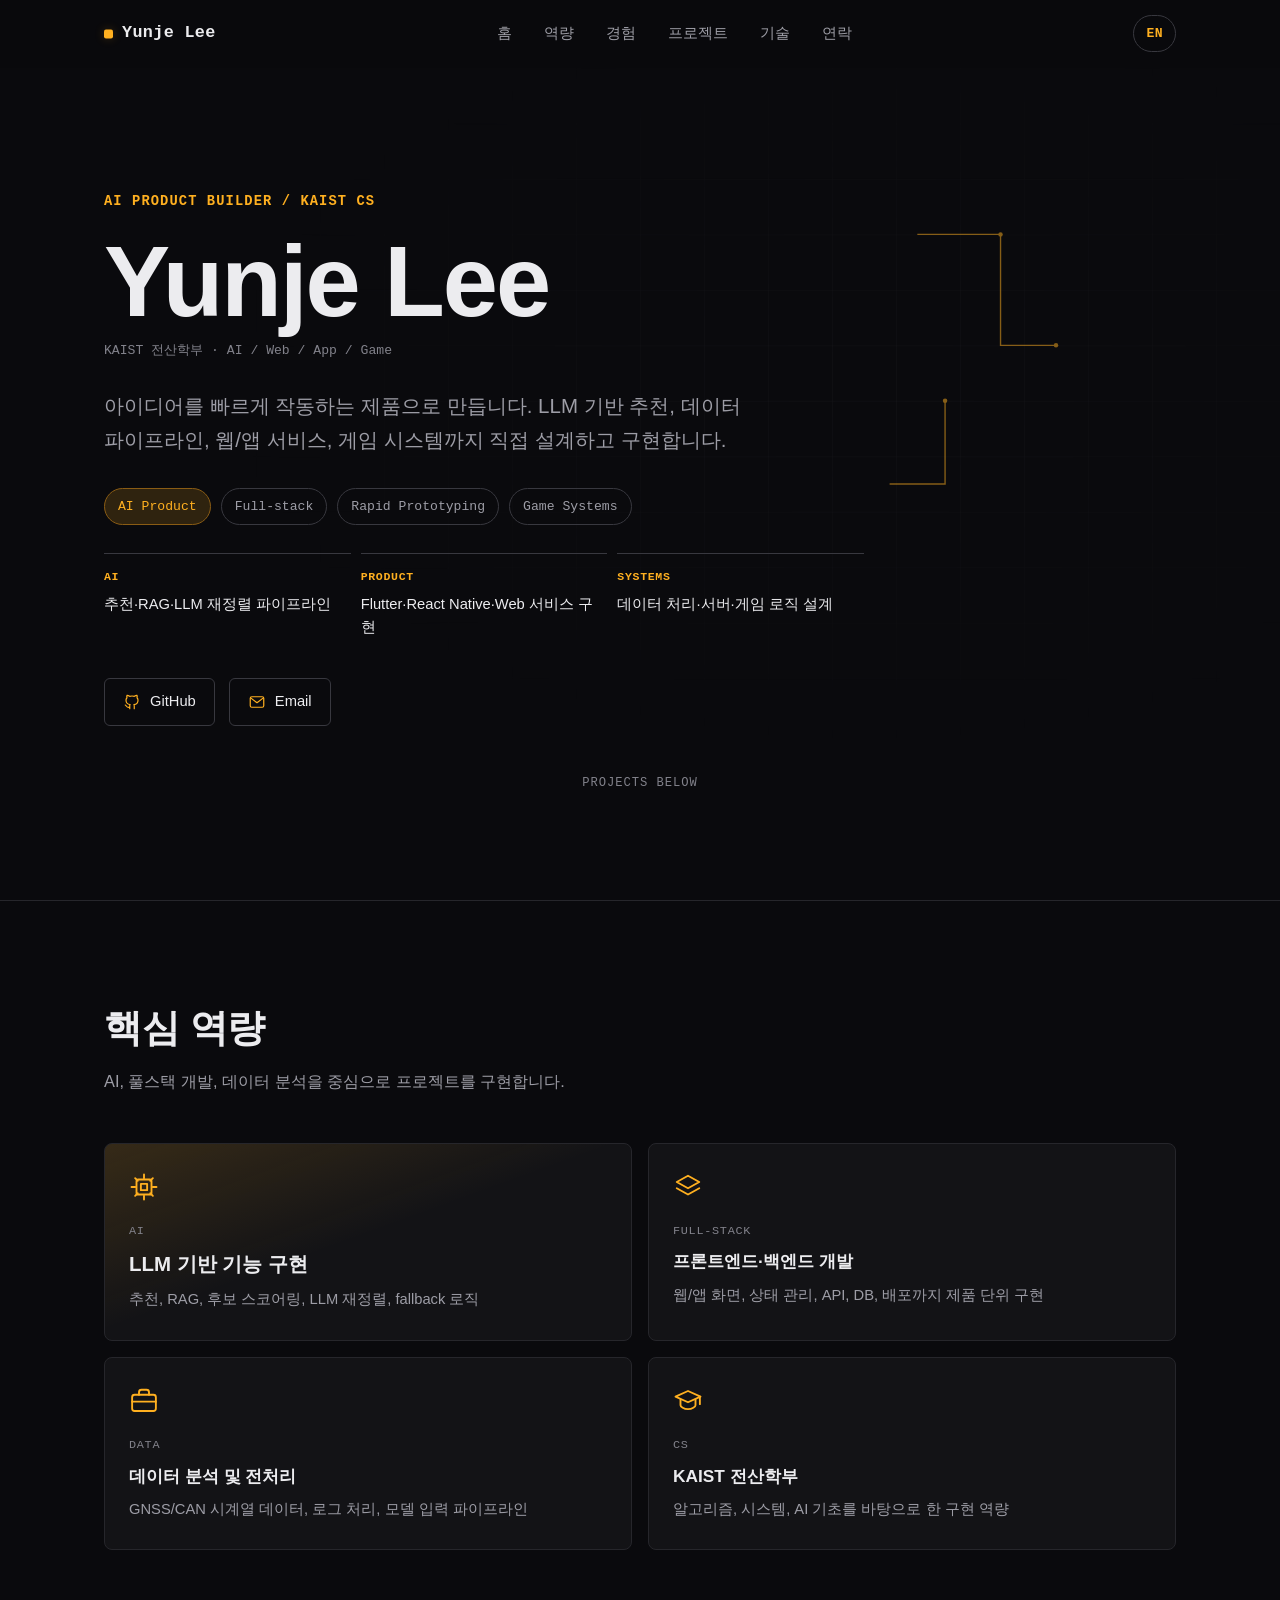
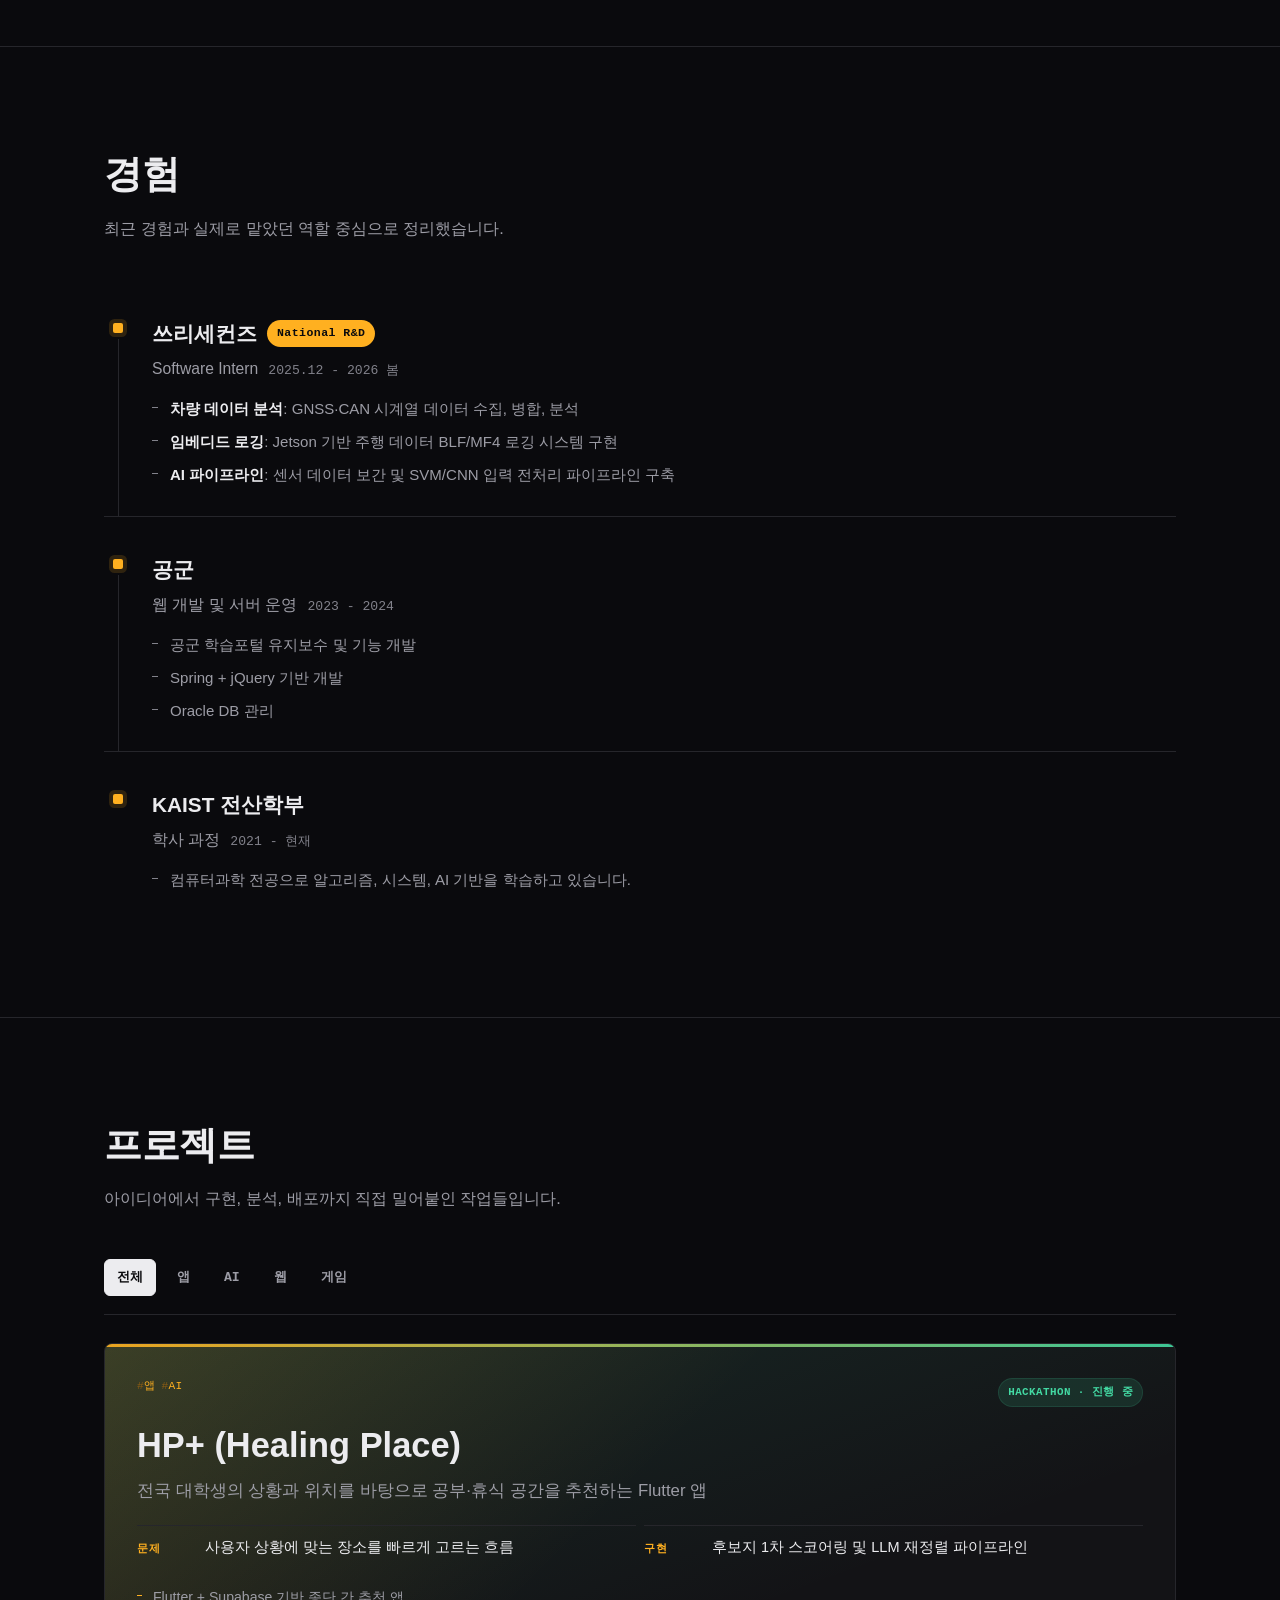
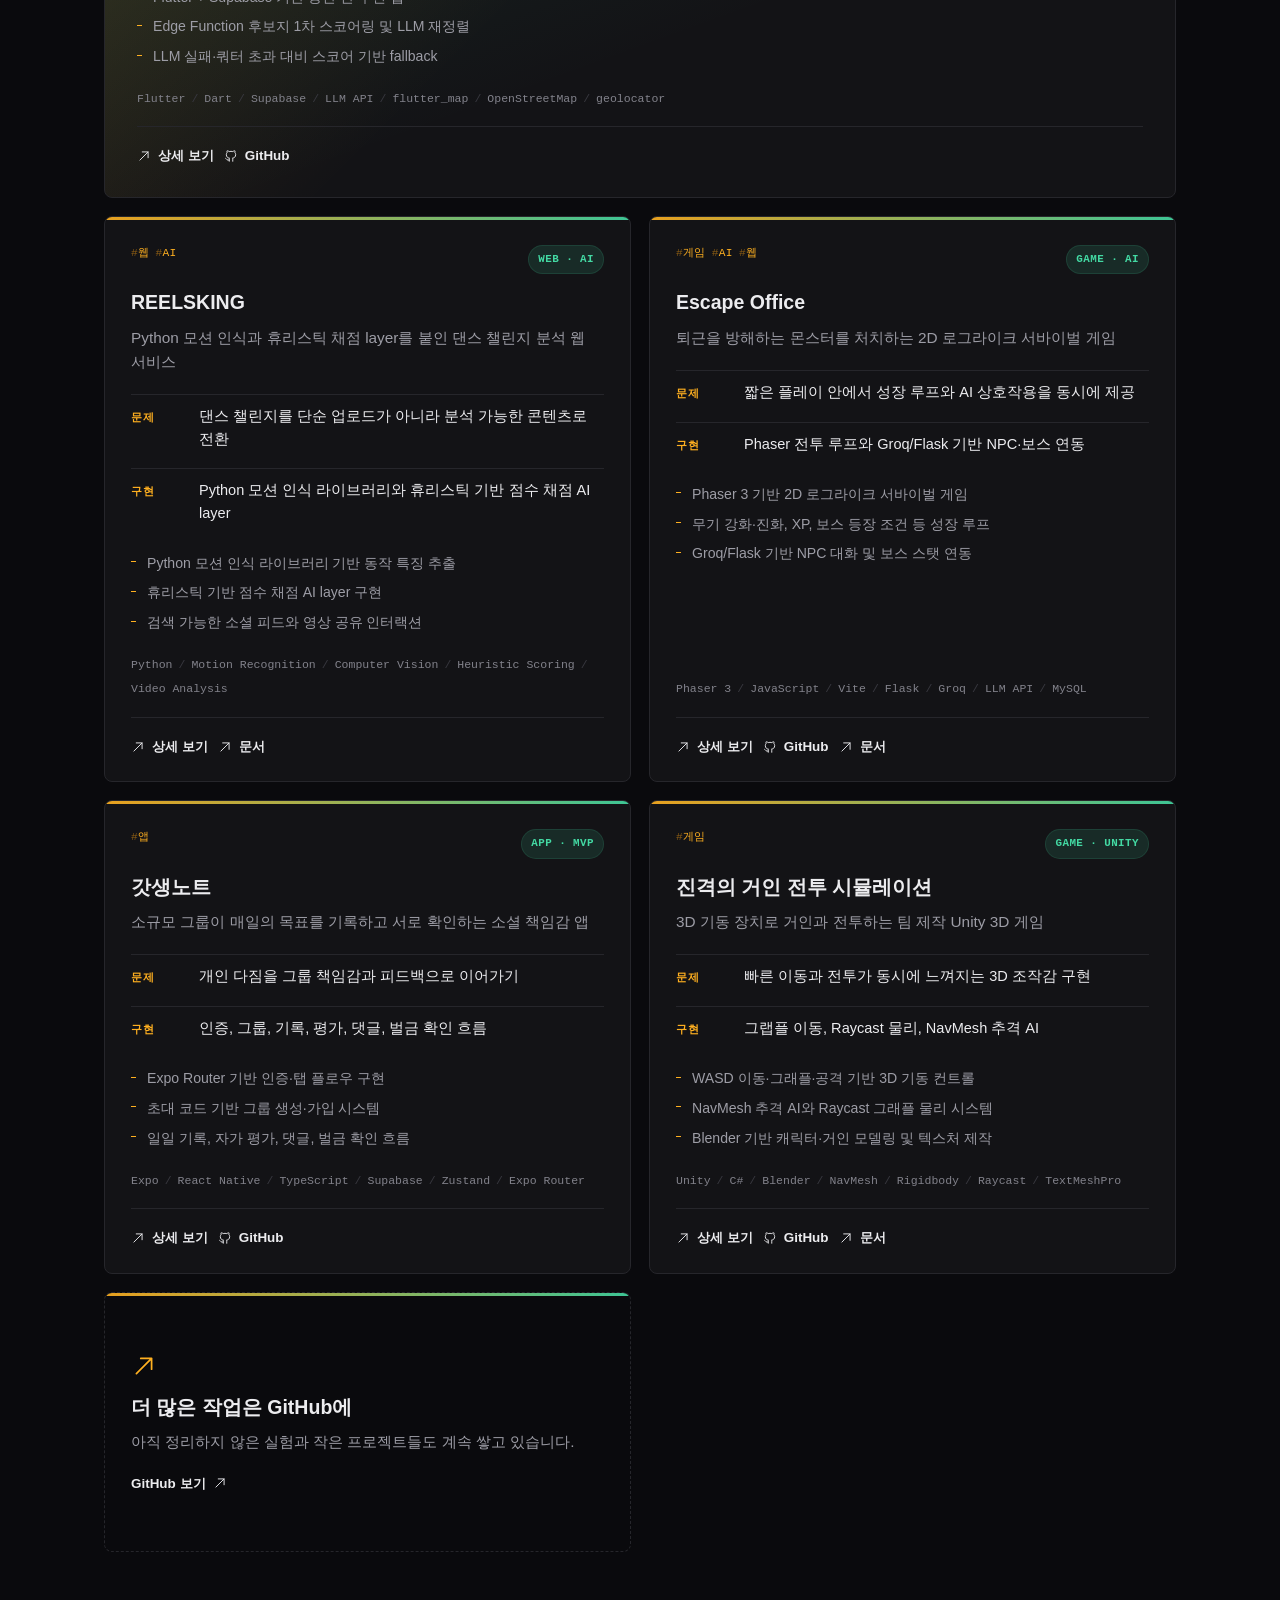
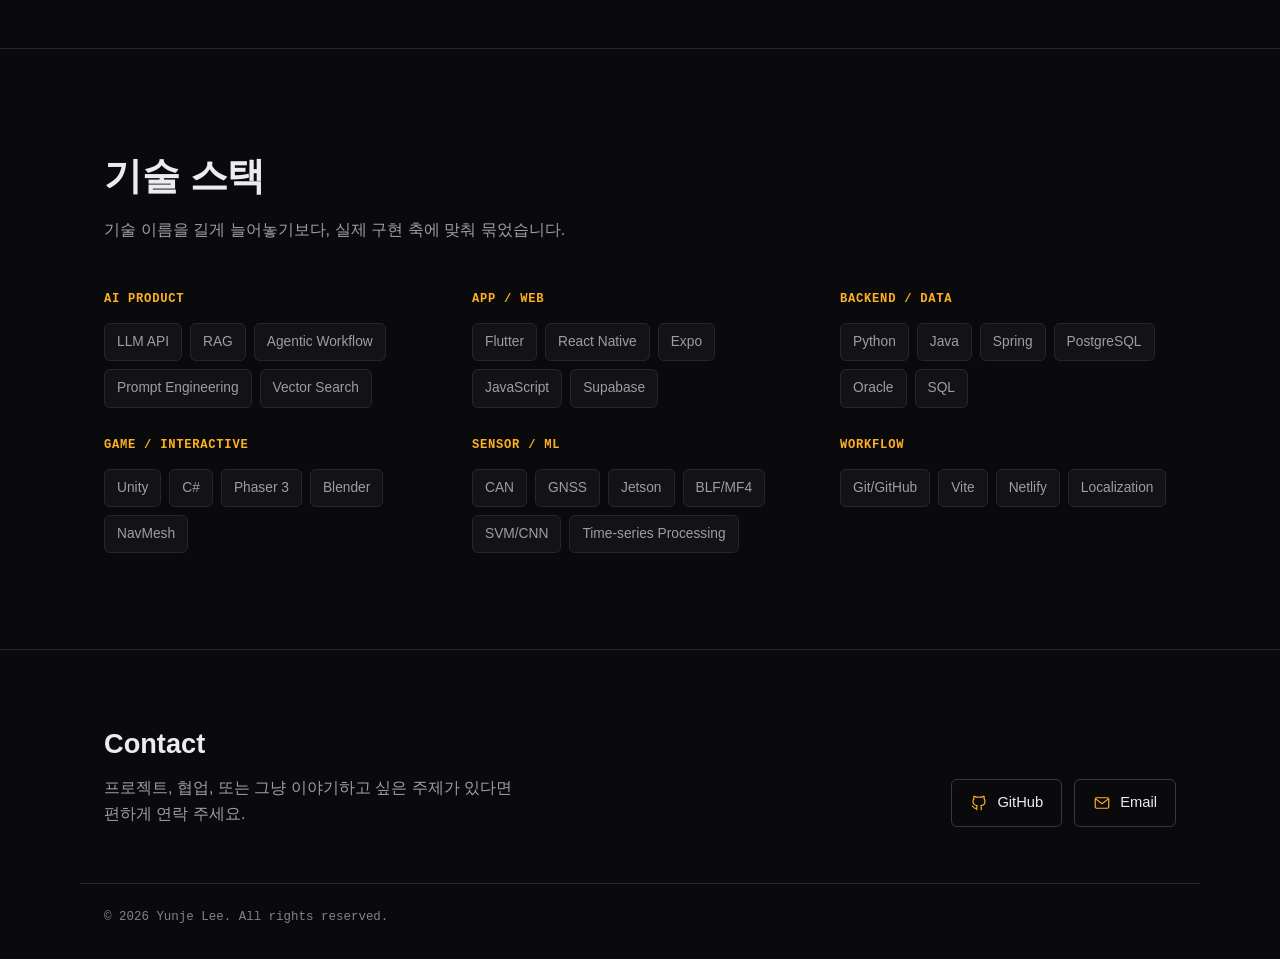
<file: index.html>
<!doctype html>
<html lang="ko">
<head>
  <meta charset="UTF-8" />
  <meta name="viewport" content="width=device-width, initial-scale=1" />
  <title>Yunje Lee</title>
  <meta name="description" content="Yunje Lee portfolio" />
  <meta name="color-scheme" content="dark" />
  <link
    rel="icon"
    href="data:image/svg+xml,%3Csvg xmlns='http://www.w3.org/2000/svg' viewBox='0 0 100 100'%3E%3Crect width='100' height='100' rx='20' fill='%230a0a0d'/%3E%3Ctext x='50' y='64' font-family='monospace' font-weight='bold' font-size='42' fill='%23ffb020' text-anchor='middle'%3E%3E_%3C/text%3E%3C/svg%3E"
  />
  <link rel="stylesheet" href="css/style.css?v=20260708-name1" />
</head>
<body>
  <a class="skip-link" href="#main" data-skip-link>Skip to content</a>

  <!-- ===================== Header / Nav ===================== -->
  <header class="site-header">
    <div class="nav-inner">
      <a class="brand" href="#home" data-brand>Yunje Lee</a>

      <nav class="nav-desktop" aria-label="Primary">
        <ul data-nav-links></ul>
      </nav>

      <div class="nav-actions">
        <button type="button" class="lang-toggle" data-lang-toggle></button>
        <button
          type="button"
          class="menu-toggle"
          data-menu-toggle
          aria-expanded="false"
          aria-controls="mobile-nav"
        ></button>
      </div>
    </div>

    <!-- Mobile nav drawer -->
    <div class="nav-overlay" data-nav-overlay hidden></div>
    <nav id="mobile-nav" class="nav-mobile" aria-label="Mobile">
      <ul data-nav-links-mobile></ul>
      <button type="button" class="lang-toggle-mobile" data-lang-toggle-mobile></button>
    </nav>
  </header>

  <main id="main">
    <!-- ===================== Hero ===================== -->
    <section id="home" class="hero">
      <div class="hero-bg" aria-hidden="true">
        <svg class="hero-grid" viewBox="0 0 800 600" preserveAspectRatio="none">
          <defs>
            <pattern id="grid" width="40" height="40" patternUnits="userSpaceOnUse">
              <path d="M 40 0 L 0 0 0 40" fill="none" stroke="currentColor" stroke-width="0.5"/>
            </pattern>
          </defs>
          <rect width="800" height="600" fill="url(#grid)"/>
        </svg>
        <svg class="hero-glyphs" viewBox="0 0 800 600" aria-hidden="true">
          <circle cx="660" cy="120" r="1.6" fill="currentColor"/>
          <circle cx="700" cy="200" r="1.6" fill="currentColor"/>
          <circle cx="620" cy="240" r="1.6" fill="currentColor"/>
          <path d="M600 120 L660 120 L660 200 L700 200" fill="none" stroke="currentColor" stroke-width="1"/>
          <path d="M580 300 L620 300 L620 240" fill="none" stroke="currentColor" stroke-width="1"/>
        </svg>
      </div>

      <div class="hero-inner">
        <div class="hero-copy">
          <p class="eyebrow mono" data-hero-eyebrow></p>
          <h1 class="hero-name" data-hero-name>Yunje Lee</h1>
          <p class="hero-name-note mono" data-hero-name-note></p>
          <p class="hero-tagline" data-hero-tagline></p>

          <ul class="badge-row" data-hero-badges></ul>
          <div class="hero-proof-grid" data-hero-proofs></div>

          <div class="hero-contact">
            <a class="contact-link" data-hero-github href="https://github.com/P4HB" target="_blank" rel="noopener noreferrer">
              <span class="contact-icon" data-icon-slot></span>
              <span data-label-slot></span>
            </a>
            <a class="contact-link" data-hero-email href="mailto:naldadev@gmail.com">
              <span class="contact-icon" data-icon-slot></span>
              <span data-label-slot></span>
            </a>
          </div>
        </div>
      </div>

      <p class="scroll-hint mono" data-hero-scroll-hint></p>
    </section>

    <!-- ===================== Highlights ===================== -->
    <section id="highlights" class="section highlights">
      <div class="section-inner">
        <header class="section-head reveal">
          <h2 class="section-title" data-highlights-title></h2>
          <p class="section-subtitle" data-highlights-subtitle></p>
        </header>
        <div class="highlights-grid" data-highlights-grid></div>
      </div>
    </section>

    <!-- ===================== Experience ===================== -->
    <section id="experience" class="section experience">
      <div class="section-inner">
        <header class="section-head reveal">
          <h2 class="section-title" data-experience-title></h2>
          <p class="section-subtitle" data-experience-subtitle></p>
        </header>
        <div class="timeline" data-experience-timeline></div>
      </div>
    </section>

    <!-- ===================== Projects ===================== -->
    <section id="projects" class="section projects">
      <div class="section-inner">
        <header class="section-head reveal">
          <h2 class="section-title" data-projects-title></h2>
          <p class="section-subtitle" data-projects-subtitle></p>
        </header>
        <div class="project-filters mono" data-project-filters role="group" aria-label="Filter projects by tag"></div>
        <div class="projects-grid" data-projects-grid></div>
      </div>
    </section>

    <!-- ===================== Skills ===================== -->
    <section id="skills" class="section skills">
      <div class="section-inner">
        <header class="section-head reveal">
          <h2 class="section-title" data-skills-title></h2>
          <p class="section-subtitle" data-skills-subtitle></p>
        </header>
        <div class="skills-grid" data-skills-grid></div>
      </div>
    </section>
  </main>

  <!-- ===================== Footer / Contact ===================== -->
  <footer id="contact" class="site-footer">
    <div class="footer-inner">
      <div class="footer-main">
        <h2 class="footer-title" data-footer-title></h2>
        <p class="footer-body" data-footer-body></p>
      </div>
      <div class="footer-links">
        <a class="contact-link" data-footer-github href="https://github.com/P4HB" target="_blank" rel="noopener noreferrer">
          <span class="contact-icon" data-icon-slot></span>
          <span data-label-slot></span>
        </a>
        <a class="contact-link" data-footer-email href="mailto:naldadev@gmail.com">
          <span class="contact-icon" data-icon-slot></span>
          <span data-label-slot></span>
        </a>
      </div>
    </div>
    <p class="footer-copyright mono" data-footer-copyright></p>
  </footer>

  <script src="js/i18n.js?v=20260708-name1"></script>
  <script src="js/projects.js?v=20260708-name1"></script>
  <script src="js/main.js?v=20260708-name1"></script>
</body>
</html>
</file>
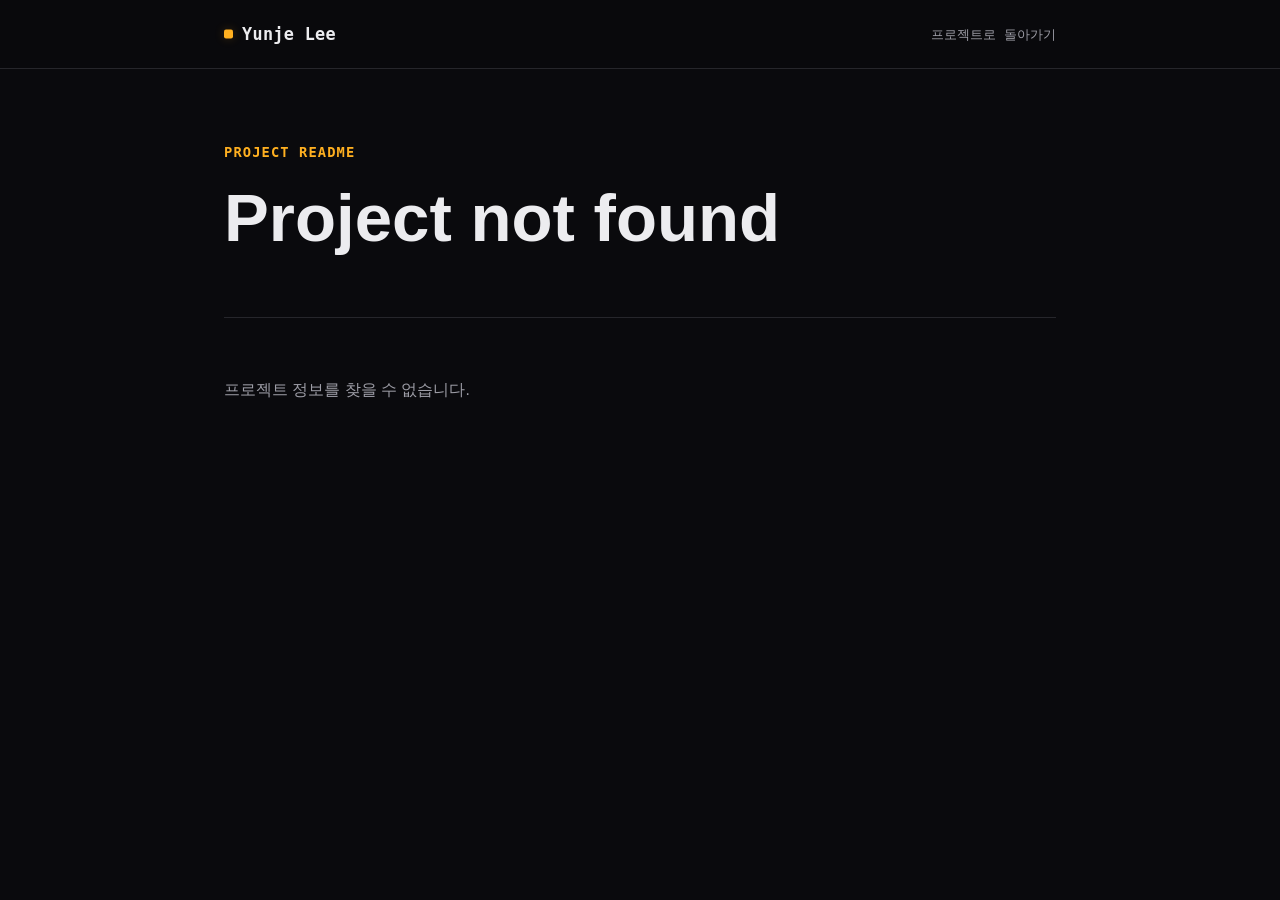
<file: project.html>
<!doctype html>
<html lang="ko">
<head>
  <meta charset="UTF-8" />
  <meta name="viewport" content="width=device-width, initial-scale=1" />
  <title>Project | Yunje Lee</title>
  <meta name="description" content="Yunje Lee project detail" />
  <meta name="color-scheme" content="dark" />
  <link
    rel="icon"
    href="data:image/svg+xml,%3Csvg xmlns='http://www.w3.org/2000/svg' viewBox='0 0 100 100'%3E%3Crect width='100' height='100' rx='20' fill='%230a0a0d'/%3E%3Ctext x='50' y='64' font-family='monospace' font-weight='bold' font-size='42' fill='%23ffb020' text-anchor='middle'%3E%3E_%3C/text%3E%3C/svg%3E"
  />
  <link rel="stylesheet" href="css/style.css?v=20260708-name1" />
</head>
<body>
  <header class="detail-header">
    <div class="detail-nav">
      <a class="brand" href="index.html#projects">Yunje Lee</a>
      <a class="detail-back mono" href="index.html#projects">프로젝트로 돌아가기</a>
    </div>
  </header>

  <main class="detail-main">
    <section class="detail-hero">
      <p class="eyebrow mono" data-detail-eyebrow>Project README</p>
      <h1 class="detail-title" data-detail-title>Project</h1>
      <p class="detail-tagline" data-detail-tagline></p>
      <div class="detail-actions" data-detail-actions></div>
    </section>

    <article class="markdown-body" data-markdown-body>
      <p>Loading project README...</p>
    </article>
  </main>

  <script src="js/projects.js?v=20260708-name1"></script>
  <script src="js/project-detail.js?v=20260708-name1"></script>
</body>
</html>
</file>
<file: css/style.css>
/* ==========================================================================
   Yunje Lee — Portfolio
   Dark, tech-minimal. One accent color (amber) used sparingly.

   Why amber (#ffb020)? It reads as an instrumentation color — the amber of
   oscilloscopes, avionics displays, and dashboard warning lamps — rather
   than the cyan/green "hacker terminal" cliché. Given this person's actual
   work is reading signals off real vehicles (CAN buses, sensor logs), amber
   ties the palette to that world instead of a generic "AI startup" look.
   ========================================================================== */

:root {
  /* ---- Color: surfaces ---- */
  --bg: #0a0a0d;
  --bg-raised: #131316;
  --bg-raised-2: #1a1a1f;
  --border: #26262b;
  --border-strong: #38383f;

  /* ---- Color: text ---- */
  --text: #ececef;
  --text-muted: #9d9da6;
  --text-dim: #82828b; /* still >= 4.5:1 against --bg, meets WCAG AA for small text */

  /* ---- Color: accent (amber — used sparingly, see note above) ---- */
  --accent: #ffb020;
  --accent-soft: #ffb02026;
  --accent-dim: #8a5c14;
  --accent-cool: #43d9a3;
  --accent-cool-soft: #43d9a31f;
  --on-accent: #0a0a0d;

  /* ---- Type ---- */
  --font-display: "Century Gothic", "Avenir Next", "Malgun Gothic",
    "Apple SD Gothic Neo", -apple-system, "Segoe UI", sans-serif;
  --font-body: -apple-system, "Segoe UI", "Malgun Gothic", "Apple SD Gothic Neo",
    Helvetica, Arial, sans-serif;
  --font-mono: ui-monospace, "Cascadia Code", "SF Mono", Consolas,
    "Roboto Mono", "Malgun Gothic", monospace;

  /* ---- Layout ---- */
  --max-width: 1120px;
  --header-h: 68px;
  --radius: 8px;
  --radius-sm: 6px;

  color-scheme: dark;
}

/* ---------------------------------------------------------------------- */
/* Reset                                                                   */
/* ---------------------------------------------------------------------- */
*,
*::before,
*::after {
  box-sizing: border-box;
}

html {
  scroll-behavior: smooth;
  scroll-padding-top: calc(var(--header-h) + 12px);
}

@media (prefers-reduced-motion: reduce) {
  html {
    scroll-behavior: auto;
  }
  *,
  *::before,
  *::after {
    animation-duration: 0.001ms !important;
    animation-iteration-count: 1 !important;
    transition-duration: 0.001ms !important;
    scroll-behavior: auto !important;
  }
}

html,
body {
  /* The off-canvas mobile nav sits at right:0 with a translateX transform;
     some engines still count its pre-transform box in scrollable overflow,
     so overflow-x is clipped here to guarantee no horizontal scroll. */
  overflow-x: hidden;
}

body {
  margin: 0;
  background: var(--bg);
  color: var(--text);
  font-family: var(--font-body);
  font-size: 16px;
  line-height: 1.6;
  -webkit-font-smoothing: antialiased;
  text-rendering: optimizeLegibility;
}

body.nav-open {
  overflow: hidden;
}

h1,
h2,
h3,
h4,
p,
ul,
figure {
  margin: 0;
}

ul {
  list-style: none;
  padding: 0;
}

a {
  color: inherit;
  text-decoration: none;
}

button {
  font: inherit;
  color: inherit;
  background: none;
  border: none;
  cursor: pointer;
}

img,
svg {
  display: block;
  max-width: 100%;
}

.mono {
  font-family: var(--font-mono);
}

/* ---------------------------------------------------------------------- */
/* Focus visibility (a11y)                                                 */
/* ---------------------------------------------------------------------- */
a:focus-visible,
button:focus-visible {
  outline: 2px solid var(--accent);
  outline-offset: 3px;
  border-radius: 4px;
}

.skip-link {
  position: fixed;
  top: -100px;
  left: 12px;
  z-index: 200;
  background: var(--accent);
  color: var(--on-accent);
  padding: 10px 16px;
  border-radius: var(--radius-sm);
  font-family: var(--font-mono);
  font-size: 0.9rem;
  font-weight: 600;
  transition: top 0.15s ease;
}

.skip-link:focus {
  top: 12px;
}

/* ---------------------------------------------------------------------- */
/* Layout helpers                                                          */
/* ---------------------------------------------------------------------- */
.section-inner,
.nav-inner,
.hero-inner,
.footer-inner {
  max-width: var(--max-width);
  margin: 0 auto;
  padding-left: 24px;
  padding-right: 24px;
}

.section {
  padding: 96px 0;
  border-top: 1px solid var(--border);
}

.section-head {
  margin-bottom: 48px;
  max-width: 640px;
}

.section-title {
  font-family: var(--font-display);
  font-size: clamp(1.7rem, 1.3rem + 1.6vw, 2.4rem);
  font-weight: 700;
  letter-spacing: -0.01em;
}

.section-subtitle {
  margin-top: 10px;
  color: var(--text-muted);
  font-size: 1.02rem;
}

/* ---------------------------------------------------------------------- */
/* Scroll reveal                                                           */
/* ---------------------------------------------------------------------- */
.reveal {
  opacity: 0;
  transform: translateY(16px);
  transition: opacity 0.6s ease, transform 0.6s ease;
  transition-delay: var(--delay, 0ms);
}

.reveal.is-visible {
  opacity: 1;
  transform: translateY(0);
}

/* ---------------------------------------------------------------------- */
/* Header / Nav                                                            */
/* ---------------------------------------------------------------------- */
.site-header {
  position: sticky;
  top: 0;
  z-index: 100;
  height: var(--header-h);
  background: rgba(10, 10, 13, 0.82);
  backdrop-filter: blur(10px);
  -webkit-backdrop-filter: blur(10px);
  border-bottom: 1px solid transparent;
  transition: border-color 0.2s ease, background 0.2s ease;
}

.site-header.is-scrolled {
  border-bottom-color: var(--border);
}

.nav-inner {
  height: 100%;
  display: flex;
  align-items: center;
  justify-content: space-between;
  gap: 16px;
}

.brand {
  font-family: var(--font-mono);
  font-weight: 700;
  font-size: 1.05rem;
  letter-spacing: 0.02em;
  position: relative;
  padding-left: 18px;
}

.brand::before {
  content: "";
  position: absolute;
  left: 0;
  top: 50%;
  transform: translateY(-50%);
  width: 9px;
  height: 9px;
  border-radius: 2px;
  background: var(--accent);
  box-shadow: 0 0 10px 1px var(--accent-soft);
}

.nav-desktop ul {
  display: flex;
  gap: 4px;
}

.nav-link {
  display: inline-block;
  padding: 8px 14px;
  border-radius: var(--radius-sm);
  font-size: 0.94rem;
  color: var(--text-muted);
  transition: color 0.15s ease, background 0.15s ease;
}

.nav-link:hover {
  color: var(--text);
  background: var(--bg-raised);
}

.nav-actions {
  display: flex;
  align-items: center;
  gap: 8px;
}

.lang-toggle {
  font-family: var(--font-mono);
  font-size: 0.82rem;
  font-weight: 700;
  padding: 7px 12px;
  border: 1px solid var(--border-strong);
  border-radius: 999px;
  color: var(--accent);
  letter-spacing: 0.03em;
  transition: border-color 0.15s ease, background 0.15s ease;
}

.lang-toggle:hover {
  border-color: var(--accent);
  background: var(--accent-soft);
}

.menu-toggle {
  display: none;
  width: 38px;
  height: 38px;
  align-items: center;
  justify-content: center;
  border-radius: var(--radius-sm);
  color: var(--text);
}

.menu-toggle:hover {
  background: var(--bg-raised);
}

.menu-toggle svg {
  width: 20px;
  height: 20px;
}

.nav-overlay {
  display: none;
}

.nav-mobile {
  position: fixed;
  top: 0;
  right: 0;
  height: 100vh;
  width: min(320px, 82vw);
  background: var(--bg-raised);
  border-left: 1px solid var(--border);
  padding: calc(var(--header-h) + 24px) 24px 24px;
  transform: translateX(100%);
  visibility: hidden;
  transition: transform 0.25s ease, visibility 0s linear 0.25s;
  z-index: 150;
  display: flex;
  flex-direction: column;
  gap: 28px;
}

.nav-link-mobile {
  display: block;
  padding: 12px 4px;
  font-size: 1.1rem;
  border-bottom: 1px solid var(--border);
  color: var(--text);
}

.lang-toggle-mobile {
  align-self: flex-start;
  font-family: var(--font-mono);
  font-size: 0.85rem;
  font-weight: 700;
  padding: 9px 14px;
  border: 1px solid var(--border-strong);
  border-radius: 999px;
  color: var(--accent);
}

body.nav-open .nav-overlay {
  display: block;
  position: fixed;
  inset: 0;
  background: rgba(0, 0, 0, 0.55);
  z-index: 140;
}

body.nav-open .nav-mobile {
  transform: translateX(0);
  visibility: visible;
  transition: transform 0.25s ease, visibility 0s linear 0s;
}

@media (max-width: 760px) {
  .nav-desktop {
    display: none;
  }
  .menu-toggle {
    display: inline-flex;
  }
}

/* ---------------------------------------------------------------------- */
/* Hero                                                                     */
/* ---------------------------------------------------------------------- */
.hero {
  position: relative;
  min-height: calc(100svh - var(--header-h));
  display: flex;
  flex-direction: column;
  justify-content: center;
  overflow: hidden;
  padding: 64px 0 48px;
}

.hero-bg {
  position: absolute;
  inset: 0;
  z-index: 0;
  pointer-events: none;
}

.hero-grid {
  position: absolute;
  inset: 0;
  width: 100%;
  height: 100%;
  color: var(--border);
  opacity: 0.55;
  -webkit-mask-image: radial-gradient(ellipse 70% 60% at 68% 38%, black 0%, transparent 72%);
  mask-image: radial-gradient(ellipse 70% 60% at 68% 38%, black 0%, transparent 72%);
}

.hero-glyphs {
  position: absolute;
  inset: 0;
  width: 100%;
  height: 100%;
  color: var(--accent);
  opacity: 0.5;
}

.hero-inner {
  position: relative;
  z-index: 1;
  max-width: var(--max-width);
  margin: 0 auto;
  padding-left: 24px;
  padding-right: 24px;
  width: 100%;
}

.hero-copy {
  max-width: 760px;
  min-width: 0;
}

.eyebrow {
  color: var(--accent);
  font-size: 0.86rem;
  font-weight: 600;
  letter-spacing: 0.08em;
  text-transform: uppercase;
  margin-bottom: 20px;
}

.hero-name {
  font-family: var(--font-display);
  font-weight: 700;
  font-size: clamp(3rem, 2.1rem + 6vw, 6.2rem);
  line-height: 0.98;
  letter-spacing: -0.02em;
}

.hero-name-note {
  margin-top: 10px;
  color: var(--text-dim);
  font-size: 0.82rem;
}

.hero-tagline {
  margin-top: 28px;
  max-width: 660px;
  font-size: clamp(1.05rem, 0.97rem + 0.5vw, 1.28rem);
  color: var(--text-muted);
  line-height: 1.65;
}

.badge-row {
  margin-top: 32px;
  display: flex;
  flex-wrap: wrap;
  gap: 10px;
}

.badge {
  font-family: var(--font-mono);
  font-size: 0.82rem;
  padding: 7px 13px;
  border: 1px solid var(--border-strong);
  border-radius: 999px;
  color: var(--text-muted);
}

.badge:first-child {
  color: var(--accent);
  border-color: var(--accent-dim);
  background: var(--accent-soft);
}

.hero-proof-grid {
  margin-top: 28px;
  display: grid;
  grid-template-columns: repeat(3, minmax(0, 1fr));
  gap: 10px;
  max-width: 840px;
}

.hero-proof {
  border-top: 1px solid var(--border-strong);
  padding-top: 14px;
}

.hero-proof-label {
  color: var(--accent);
  font-size: 0.72rem;
  font-weight: 700;
  letter-spacing: 0.06em;
  text-transform: uppercase;
}

.hero-proof-body {
  margin-top: 6px;
  color: var(--text);
  font-size: 0.92rem;
  line-height: 1.55;
}

.hero-contact {
  margin-top: 40px;
  display: flex;
  gap: 14px;
  flex-wrap: wrap;
}

.contact-link {
  display: inline-flex;
  align-items: center;
  gap: 9px;
  padding: 11px 18px;
  border: 1px solid var(--border-strong);
  border-radius: var(--radius-sm);
  font-size: 0.92rem;
  font-weight: 500;
  transition: border-color 0.15s ease, transform 0.15s ease, background 0.15s ease;
}

.contact-link:hover {
  border-color: var(--accent);
  background: var(--bg-raised);
  transform: translateY(-1px);
}

.contact-icon {
  width: 18px;
  height: 18px;
  color: var(--accent);
}

.contact-icon svg {
  width: 100%;
  height: 100%;
}

.scroll-hint {
  position: relative;
  z-index: 1;
  text-align: center;
  margin-top: 48px;
  color: var(--text-dim);
  font-size: 0.76rem;
  letter-spacing: 0.08em;
  text-transform: uppercase;
}

@media (max-width: 980px) {
  .hero {
    justify-content: flex-start;
  }
}

@media (max-width: 640px) {
  .hero {
    min-height: auto;
    padding: 56px 0 40px;
  }
  .hero-name {
    font-size: clamp(3.4rem, 18vw, 4.8rem);
  }
  .hero-tagline {
    margin-top: 22px;
  }
  .hero-contact {
    margin-top: 32px;
  }
  .hero-proof-grid {
    grid-template-columns: 1fr;
  }
}

/* ---------------------------------------------------------------------- */
/* Highlights                                                              */
/* ---------------------------------------------------------------------- */
.highlights-grid {
  display: grid;
  grid-template-columns: repeat(2, 1fr);
  gap: 16px;
}

.highlight-card {
  background: var(--bg-raised);
  border: 1px solid var(--border);
  border-radius: var(--radius);
  padding: 28px 24px;
  transition: border-color 0.2s ease, background 0.2s ease, transform 0.2s ease;
}

.highlight-card:hover {
  border-color: var(--border-strong);
  background: var(--bg-raised-2);
  transform: translateY(-2px);
}

.highlight-card:first-child {
  background:
    linear-gradient(160deg, var(--accent-soft), transparent 48%),
    var(--bg-raised);
}

.highlight-card:first-child .highlight-title {
  font-size: 1.28rem;
}

.highlight-icon {
  width: 30px;
  height: 30px;
  color: var(--accent);
  margin-bottom: 20px;
}

.highlight-label {
  font-family: var(--font-mono);
  font-size: 0.74rem;
  letter-spacing: 0.06em;
  text-transform: uppercase;
  color: var(--text-dim);
  margin-bottom: 10px;
}

.highlight-title {
  font-family: var(--font-display);
  font-size: 1.08rem;
  font-weight: 700;
  line-height: 1.35;
  margin-bottom: 10px;
}

.highlight-body {
  color: var(--text-muted);
  font-size: 0.92rem;
  line-height: 1.6;
}

@media (max-width: 560px) {
  .highlights-grid {
    grid-template-columns: 1fr;
  }
}

/* ---------------------------------------------------------------------- */
/* Experience / Timeline                                                   */
/* ---------------------------------------------------------------------- */
.timeline {
  position: relative;
  display: flex;
  flex-direction: column;
  gap: 8px;
}

.timeline-item {
  position: relative;
  display: grid;
  grid-template-columns: 28px 1fr;
  gap: 20px;
  padding: 28px 0;
  border-bottom: 1px solid var(--border);
}

.timeline-item:last-child {
  border-bottom: none;
}

.timeline-marker {
  position: relative;
  display: flex;
  justify-content: center;
}

.timeline-marker::before {
  content: "";
  width: 10px;
  height: 10px;
  border-radius: 2px;
  background: var(--accent);
  margin-top: 6px;
  box-shadow: 0 0 0 4px var(--accent-soft);
}

.timeline-marker::after {
  content: "";
  position: absolute;
  top: 22px;
  bottom: -28px;
  width: 1px;
  background: var(--border);
}

.timeline-item:last-child .timeline-marker::after {
  display: none;
}

.timeline-header {
  display: flex;
  align-items: center;
  gap: 10px;
  flex-wrap: wrap;
}

.timeline-org {
  font-family: var(--font-display);
  font-size: 1.3rem;
  font-weight: 700;
}

.timeline-badge {
  font-family: var(--font-mono);
  font-size: 0.72rem;
  font-weight: 700;
  letter-spacing: 0.04em;
  color: var(--on-accent);
  background: var(--accent);
  padding: 4px 10px;
  border-radius: 999px;
}

.timeline-role {
  margin-top: 6px;
  color: var(--text-muted);
  font-size: 0.98rem;
}

.timeline-period {
  font-family: var(--font-mono);
  font-size: 0.82rem;
  color: var(--text-dim);
  margin-left: 10px;
}

.timeline-bullets {
  margin-top: 16px;
  display: flex;
  flex-direction: column;
  gap: 9px;
}

.timeline-bullet {
  position: relative;
  padding-left: 18px;
  color: var(--text-muted);
  font-size: 0.94rem;
  line-height: 1.6;
}

.timeline-bullet::before {
  content: "";
  position: absolute;
  left: 0;
  top: 0.65em;
  width: 6px;
  height: 1px;
  background: var(--text-dim);
}

.timeline-bullet-label {
  color: var(--text);
  font-weight: 600;
}

@media (max-width: 560px) {
  .timeline-item {
    grid-template-columns: 16px 1fr;
    gap: 14px;
  }
  .timeline-org {
    font-size: 1.12rem;
  }
}

/* ---------------------------------------------------------------------- */
/* Projects                                                                 */
/* ---------------------------------------------------------------------- */
.project-filters {
  display: flex;
  flex-wrap: wrap;
  gap: 8px;
  margin-bottom: 28px;
  padding-bottom: 18px;
  border-bottom: 1px solid var(--border);
}

.filter-chip {
  font-size: 0.82rem;
  font-weight: 600;
  padding: 7px 12px;
  border: 1px solid transparent;
  border-radius: var(--radius-sm);
  color: var(--text-muted);
  transition: all 0.15s ease;
}

.filter-chip:hover {
  border-color: var(--accent);
  color: var(--text);
}

.filter-chip.is-active {
  background: var(--text);
  border-color: var(--text);
  color: var(--bg);
}

.projects-grid {
  display: grid;
  grid-template-columns: repeat(2, 1fr);
  gap: 18px;
}

.project-card {
  position: relative;
  background: var(--bg-raised);
  border: 1px solid var(--border);
  border-radius: var(--radius);
  padding: 28px 26px 24px;
  display: flex;
  flex-direction: column;
  min-height: 430px;
  overflow: hidden;
  transition: border-color 0.2s ease, transform 0.2s ease, background 0.2s ease;
}

.project-card::before {
  content: "";
  position: absolute;
  inset: 0 0 auto;
  height: 3px;
  background: linear-gradient(90deg, var(--accent), var(--accent-cool));
  opacity: 0.9;
}

.project-card:hover {
  border-color: var(--border-strong);
  background: var(--bg-raised-2);
  transform: translateY(-2px);
}

.project-card.is-hidden {
  display: none;
}

.project-card:first-child {
  grid-column: 1 / -1;
  min-height: 0;
  padding: 34px 32px 30px;
  background:
    linear-gradient(135deg, var(--accent-soft), transparent 44%),
    linear-gradient(160deg, var(--accent-cool-soft), transparent 60%),
    var(--bg-raised);
}

.project-card:first-child .project-name {
  font-size: clamp(1.7rem, 1.35rem + 1vw, 2.35rem);
}

.project-card:first-child .project-tagline {
  max-width: 720px;
  font-size: 1.05rem;
}

.project-card:first-child .project-focus {
  grid-template-columns: repeat(2, minmax(0, 1fr));
}

.project-topline {
  display: flex;
  align-items: flex-start;
  justify-content: space-between;
  gap: 14px;
  margin-bottom: 16px;
}

.project-tags {
  display: flex;
  flex-wrap: wrap;
  gap: 6px;
}

.tag-chip {
  font-family: var(--font-mono);
  font-size: 0.7rem;
  letter-spacing: 0.03em;
  color: var(--accent);
  padding: 0;
  border-radius: 0;
  background: transparent;
}

.tag-chip::before {
  content: "#";
  color: var(--accent-dim);
}

.project-status {
  flex: 0 0 auto;
  color: var(--accent-cool);
  border: 1px solid var(--accent-cool-soft);
  background: var(--accent-cool-soft);
  border-radius: 999px;
  padding: 5px 9px;
  font-size: 0.68rem;
  font-weight: 700;
  letter-spacing: 0.04em;
  text-transform: uppercase;
}

.project-name {
  font-family: var(--font-display);
  font-size: 1.22rem;
  font-weight: 700;
  line-height: 1.3;
}

.project-tagline {
  margin-top: 10px;
  color: var(--text-muted);
  font-size: 0.96rem;
  line-height: 1.58;
}

.project-focus {
  margin-top: 20px;
  display: grid;
  grid-template-columns: 1fr;
  gap: 8px;
}

.project-focus-row {
  display: grid;
  grid-template-columns: 58px 1fr;
  gap: 10px;
  align-items: baseline;
  padding: 10px 0;
  border-top: 1px solid var(--border);
}

.project-focus-label {
  color: var(--accent);
  font-size: 0.7rem;
  font-weight: 700;
  letter-spacing: 0.06em;
  text-transform: uppercase;
}

.project-focus-text {
  color: var(--text);
  font-size: 0.91rem;
  line-height: 1.55;
}

.project-highlights {
  margin-top: 18px;
  display: flex;
  flex-direction: column;
  gap: 8px;
}

.project-highlights li {
  position: relative;
  padding-left: 16px;
  font-size: 0.88rem;
  line-height: 1.55;
  color: var(--text-muted);
}

.project-highlights li::before {
  content: "";
  position: absolute;
  left: 0;
  top: 0.6em;
  width: 5px;
  height: 1px;
  background: var(--accent);
}

.project-highlights li:nth-child(n + 4) {
  display: none;
}

.project-stack {
  margin-top: auto;
  padding-top: 22px;
  display: flex;
  flex-wrap: wrap;
  gap: 6px;
}

.stack-chip {
  font-family: var(--font-mono);
  font-size: 0.72rem;
  color: var(--text-dim);
  border: none;
  padding: 0;
}

.stack-chip:not(:last-child)::after {
  content: "/";
  margin-left: 6px;
  color: var(--border-strong);
}

.project-links {
  margin-top: 18px;
  padding-top: 18px;
  border-top: 1px solid var(--border);
  display: flex;
  flex-wrap: wrap;
  gap: 10px;
}

.project-link {
  display: inline-flex;
  align-items: center;
  gap: 7px;
  font-size: 0.84rem;
  font-weight: 600;
  color: var(--text);
}

.project-link:hover {
  color: var(--accent);
}

.project-link-icon {
  width: 14px;
  height: 14px;
}

.project-link-icon svg {
  width: 100%;
  height: 100%;
}

.project-card--more {
  align-items: flex-start;
  justify-content: center;
  border-style: dashed;
  background: transparent;
  min-height: 260px;
}

.more-icon {
  width: 26px;
  height: 26px;
  color: var(--accent);
  margin-bottom: 16px;
}

.project-link--more {
  margin-top: 18px;
}

/* ---------------------------------------------------------------------- */
/* Project detail                                                          */
/* ---------------------------------------------------------------------- */
.detail-header {
  position: sticky;
  top: 0;
  z-index: 100;
  background: rgba(10, 10, 13, 0.88);
  backdrop-filter: blur(10px);
  -webkit-backdrop-filter: blur(10px);
  border-bottom: 1px solid var(--border);
}

.detail-nav,
.detail-main {
  max-width: 880px;
  margin: 0 auto;
  padding-left: 24px;
  padding-right: 24px;
}

.detail-nav {
  height: var(--header-h);
  display: flex;
  align-items: center;
  justify-content: space-between;
  gap: 16px;
}

.detail-back {
  color: var(--text-muted);
  font-size: 0.82rem;
}

.detail-back:hover {
  color: var(--accent);
}

.detail-main {
  padding-top: 72px;
  padding-bottom: 96px;
}

.detail-hero {
  padding-bottom: 36px;
  border-bottom: 1px solid var(--border);
}

.detail-title {
  font-family: var(--font-display);
  font-size: clamp(2.4rem, 1.8rem + 3vw, 4.6rem);
  line-height: 1.04;
  font-weight: 700;
}

.detail-tagline {
  margin-top: 18px;
  max-width: 680px;
  color: var(--text-muted);
  font-size: 1.05rem;
  line-height: 1.65;
}

.detail-actions {
  margin-top: 28px;
  display: flex;
  flex-wrap: wrap;
  gap: 12px;
}

.markdown-body {
  padding-top: 42px;
  color: var(--text-muted);
}

.markdown-body h1,
.markdown-body h2,
.markdown-body h3 {
  color: var(--text);
  font-family: var(--font-display);
  line-height: 1.25;
}

.markdown-body h1 {
  display: none;
}

.markdown-body h2 {
  margin-top: 42px;
  font-size: 1.35rem;
}

.markdown-body h3 {
  margin-top: 28px;
  font-size: 1.08rem;
}

.markdown-body p,
.markdown-body li {
  font-size: 0.98rem;
  line-height: 1.75;
}

.markdown-body p {
  margin-top: 16px;
}

.markdown-body ul {
  margin-top: 14px;
  display: flex;
  flex-direction: column;
  gap: 8px;
  list-style: none;
}

.markdown-body ol {
  margin-top: 14px;
  padding-left: 22px;
  color: var(--text-muted);
}

.markdown-body ol li {
  padding-left: 4px;
}

.markdown-body li {
  position: relative;
  padding-left: 18px;
}

.markdown-body ul li::before {
  content: "";
  position: absolute;
  left: 0;
  top: 0.82em;
  width: 6px;
  height: 1px;
  background: var(--accent);
}

.markdown-body ol li::before {
  display: none;
}

.markdown-body blockquote {
  margin-top: 18px;
  padding: 16px 18px;
  border-left: 3px solid var(--accent);
  background: var(--bg-raised);
  color: var(--text);
  border-radius: var(--radius-sm);
}

.markdown-body table {
  width: 100%;
  margin-top: 18px;
  border-collapse: collapse;
  overflow: hidden;
  border: 1px solid var(--border);
  border-radius: var(--radius);
}

.markdown-body td {
  padding: 11px 13px;
  border: 1px solid var(--border);
  color: var(--text-muted);
  vertical-align: top;
}

.markdown-body tr:first-child td {
  color: var(--text);
  background: var(--bg-raised);
  font-weight: 700;
}

.markdown-body a {
  color: var(--accent);
}

.markdown-body code {
  font-family: var(--font-mono);
  font-size: 0.92em;
  color: var(--text);
  background: var(--bg-raised);
  border: 1px solid var(--border);
  border-radius: 4px;
  padding: 0.1em 0.35em;
}

.markdown-body pre {
  margin-top: 18px;
  overflow-x: auto;
  padding: 16px;
  border: 1px solid var(--border);
  border-radius: var(--radius);
  background: var(--bg-raised);
}

.markdown-body pre code {
  padding: 0;
  border: none;
  background: transparent;
}

@media (max-width: 900px) {
  .projects-grid {
    grid-template-columns: 1fr;
  }
}

@media (max-width: 620px) {
  .project-card {
    min-height: 0;
  }
  .project-card:first-child {
    padding: 28px 22px 24px;
  }
  .project-card:first-child .project-focus {
    grid-template-columns: 1fr;
  }
  .project-topline {
    flex-direction: column;
  }
  .project-focus-row {
    grid-template-columns: 1fr;
    gap: 4px;
  }
  .detail-main {
    padding-top: 48px;
  }
  .detail-nav,
  .detail-main {
    padding-left: 18px;
    padding-right: 18px;
  }
}

/* ---------------------------------------------------------------------- */
/* Skills                                                                   */
/* ---------------------------------------------------------------------- */
.skills-grid {
  display: grid;
  grid-template-columns: repeat(3, 1fr);
  gap: 28px 32px;
}

.skill-group-label {
  font-family: var(--font-mono);
  font-size: 0.76rem;
  letter-spacing: 0.06em;
  text-transform: uppercase;
  color: var(--accent);
  margin-bottom: 14px;
}

.skill-chip-list {
  display: flex;
  flex-wrap: wrap;
  gap: 8px;
}

.skill-chip {
  font-size: 0.86rem;
  color: var(--text-muted);
  border: 1px solid var(--border);
  padding: 7px 12px;
  border-radius: var(--radius-sm);
  background: var(--bg-raised);
}

@media (max-width: 760px) {
  .skills-grid {
    grid-template-columns: repeat(2, 1fr);
  }
}

@media (max-width: 480px) {
  .skills-grid {
    grid-template-columns: 1fr;
  }
}

/* ---------------------------------------------------------------------- */
/* Footer                                                                   */
/* ---------------------------------------------------------------------- */
.site-footer {
  border-top: 1px solid var(--border);
  padding: 72px 0 32px;
}

.footer-inner {
  max-width: var(--max-width);
  margin: 0 auto;
  padding-left: 24px;
  padding-right: 24px;
  display: flex;
  justify-content: space-between;
  align-items: flex-end;
  flex-wrap: wrap;
  gap: 32px;
}

.footer-title {
  font-family: var(--font-display);
  font-size: 1.7rem;
  font-weight: 700;
}

.footer-body {
  margin-top: 10px;
  color: var(--text-muted);
  max-width: 420px;
}

.footer-links {
  display: flex;
  gap: 12px;
}

.footer-copyright {
  max-width: var(--max-width);
  margin: 56px auto 0;
  padding: 24px 24px 0;
  border-top: 1px solid var(--border);
  color: var(--text-dim);
  font-size: 0.78rem;
}

@media (max-width: 560px) {
  .footer-inner {
    flex-direction: column;
    align-items: flex-start;
  }
}

/* ---------------------------------------------------------------------- */
/* Small-screen section padding                                            */
/* ---------------------------------------------------------------------- */
@media (max-width: 640px) {
  .section {
    padding: 64px 0;
  }
  .section-head {
    margin-bottom: 32px;
  }
}

@media (max-width: 375px) {
  .section-inner,
  .nav-inner,
  .hero-inner,
  .footer-inner {
    padding-left: 18px;
    padding-right: 18px;
  }
}
</file>
